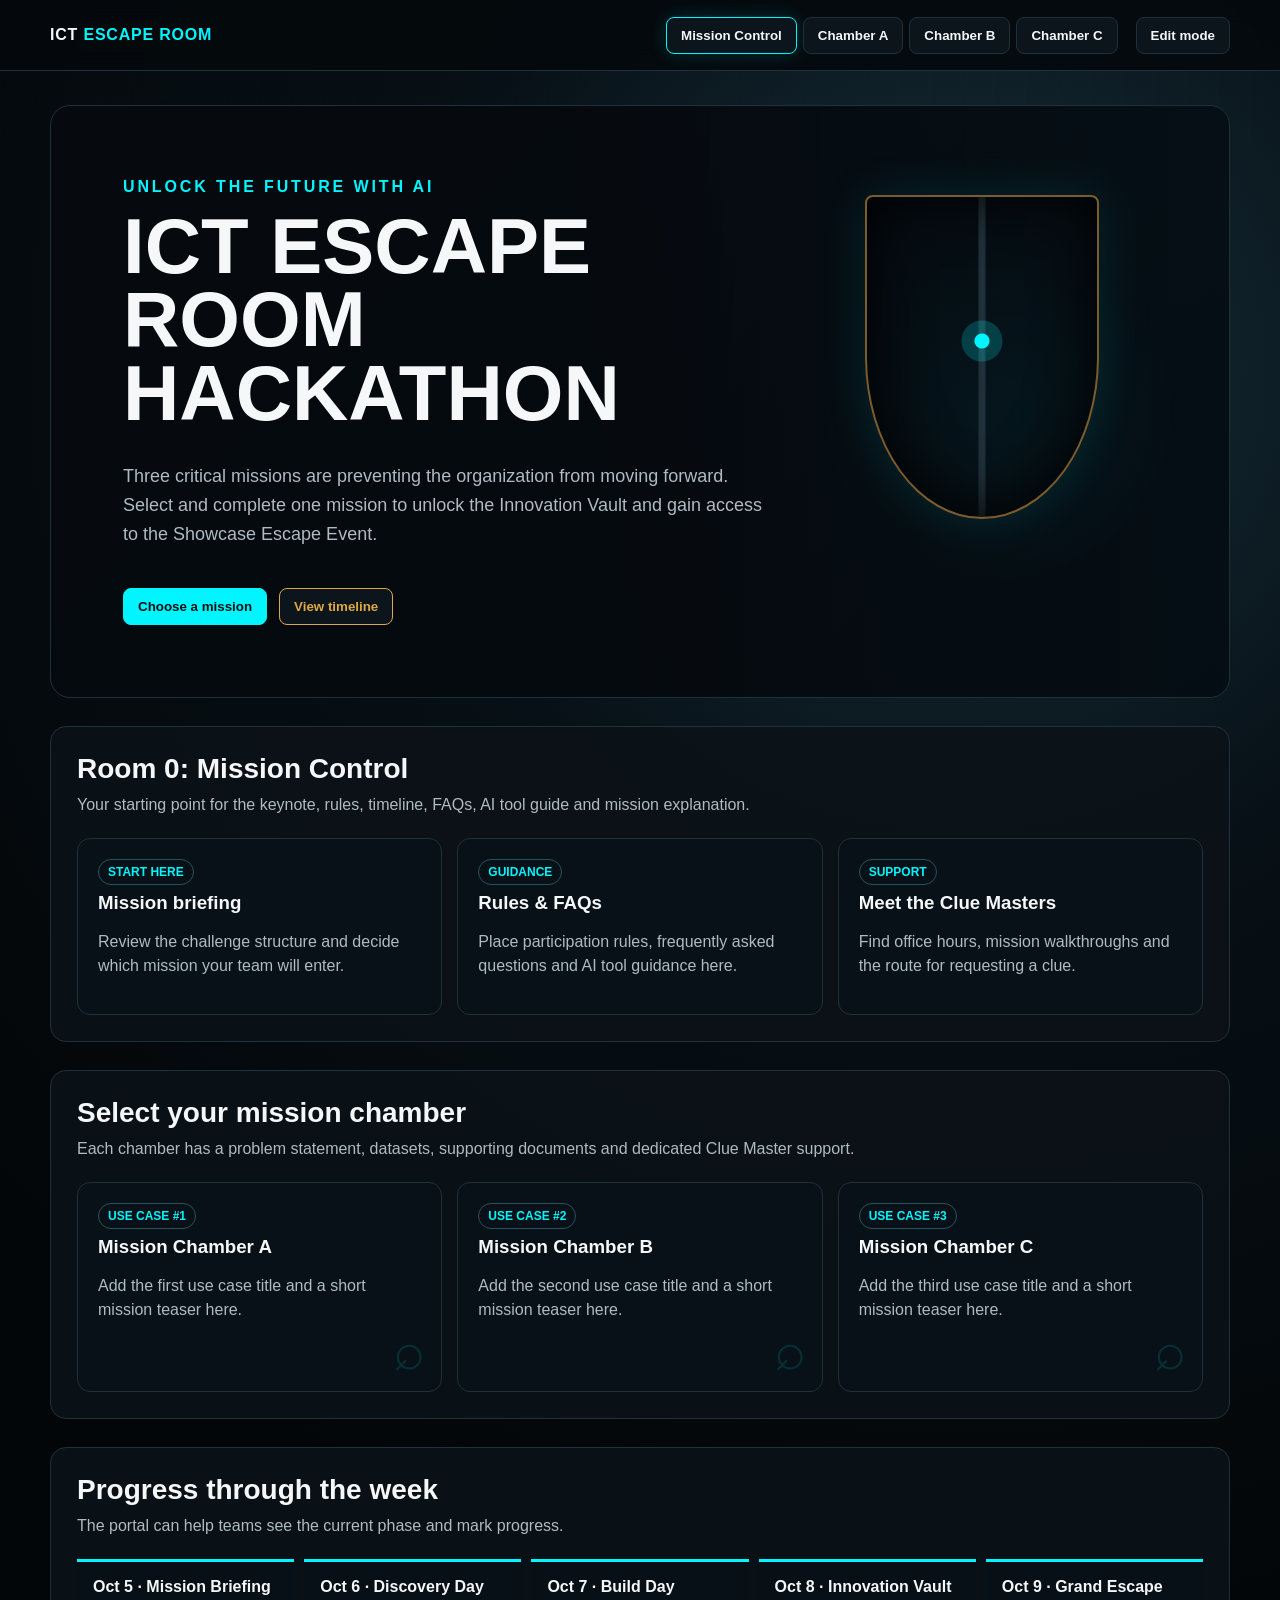
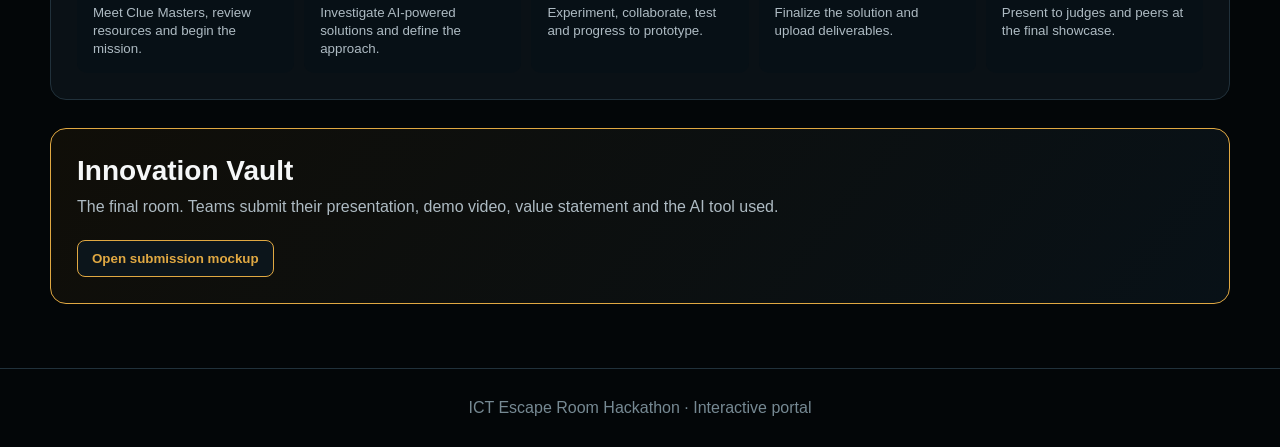
<file: src/imports/ICT_Escape_Room_Portal_Mockup.html>
<!DOCTYPE html>
<html lang="en">

<head>
    <meta charset="UTF-8" />
    <meta name="viewport" content="width=device-width, initial-scale=1.0" />
    <title>ICT Escape Room Hackathon | Interactive Portal Mockup</title>
    <style>
        :root {
            --bg: #05090d;
            --panel: #0b1218e8;
            --ink: #f5f7f8;
            --muted: #aebbc3;
            --cyan: #00f5ff;
            --gold: #e0a842;
            --purple: #b95dff;
            --line: #21313b;
            --ok: #5cf2a5;
            --danger: #ff6b6b
        }

        * {
            box-sizing: border-box
        }

        html {
            scroll-behavior: smooth
        }

        body {
            margin: 0;
            color: var(--ink);
            font-family: Inter, Segoe UI, Arial, sans-serif;
            background: radial-gradient(circle at 75% 18%, #18313c 0, #071016 28%, #030608 65%);
            min-height: 100vh
        }

        body:before {
            content: "";
            position: fixed;
            inset: 0;
            pointer-events: none;
            opacity: .32;
            background-image: linear-gradient(#ffffff08 1px, transparent 1px), linear-gradient(90deg, #ffffff08 1px, transparent 1px);
            background-size: 32px 32px;
            mask-image: linear-gradient(to bottom, #000, transparent 85%)
        }

        a {
            color: inherit
        }

        .shell {
            width: min(1180px, 94vw);
            margin: auto
        }

        .topbar {
            position: sticky;
            top: 0;
            z-index: 20;
            background: #05090de8;
            border-bottom: 1px solid var(--line);
            backdrop-filter: blur(12px)
        }

        .nav {
            display: flex;
            align-items: center;
            min-height: 70px;
            gap: 18px
        }

        .brand {
            margin-right: auto;
            font-weight: 900;
            letter-spacing: .05em
        }

        .brand span {
            color: var(--cyan)
        }

        .navlinks {
            display: flex;
            gap: 6px;
            flex-wrap: wrap
        }

        .nav button,
        .btn {
            border: 1px solid var(--line);
            background: #0c151b;
            color: var(--ink);
            padding: 10px 14px;
            border-radius: 8px;
            cursor: pointer;
            font-weight: 700
        }

        .nav button:hover,
        .nav button.active,
        .btn:hover {
            border-color: var(--cyan);
            box-shadow: 0 0 18px #00f5ff2b
        }

        .edit-toggle.on {
            border-color: var(--gold);
            color: var(--gold)
        }

        main {
            padding: 34px 0 64px
        }

        .page {
            display: none;
            animation: fade .35s ease
        }

        .page.active {
            display: block
        }

        @keyframes fade {
            from {
                opacity: 0;
                transform: translateY(8px)
            }
        }

        .hero {
            min-height: 470px;
            border: 1px solid var(--line);
            border-radius: 20px;
            padding: clamp(28px, 6vw, 72px);
            position: relative;
            overflow: hidden;
            display: grid;
            align-content: center;
            background: linear-gradient(90deg, #05090ef5 0 44%, #051018bf), radial-gradient(circle at 80% 52%, #00f5ff32 0 2%, transparent 18%), linear-gradient(135deg, #101a20, #030608)
        }

        .hero:after {
            content: "";
            position: absolute;
            right: 11%;
            top: 15%;
            width: 230px;
            height: 320px;
            border: 2px solid #7c5c2d;
            border-radius: 8px 8px 52% 52%;
            box-shadow: inset 0 0 60px #000, 0 0 50px #00f5ff1c;
            background: radial-gradient(circle at 50% 45%, #00f5ff 0 7px, #00f5ff33 8px 20px, transparent 21px), linear-gradient(90deg, transparent 48%, #20313b 49% 51%, transparent 52%)
        }

        .eyebrow {
            color: var(--cyan);
            font-weight: 900;
            letter-spacing: .18em;
            text-transform: uppercase
        }

        .hero h1 {
            font-size: clamp(42px, 7vw, 78px);
            line-height: .94;
            max-width: 700px;
            margin: 14px 0;
            text-transform: uppercase
        }

        .hero p {
            max-width: 650px;
            color: var(--muted);
            font-size: 18px;
            line-height: 1.6
        }

        .actions {
            display: flex;
            gap: 12px;
            flex-wrap: wrap;
            margin-top: 22px
        }

        .btn.primary {
            background: var(--cyan);
            border-color: var(--cyan);
            color: #001014
        }

        .btn.gold {
            border-color: var(--gold);
            color: var(--gold)
        }

        .section {
            margin-top: 28px;
            border: 1px solid var(--line);
            border-radius: 16px;
            background: var(--panel);
            padding: 26px
        }

        .section h2 {
            font-size: 28px;
            margin: 0 0 8px
        }

        .sub {
            color: var(--muted);
            margin: 0 0 20px;
            line-height: 1.55
        }

        .grid {
            display: grid;
            grid-template-columns: repeat(3, 1fr);
            gap: 15px
        }

        .card {
            border: 1px solid var(--line);
            border-radius: 13px;
            background: #081117;
            padding: 20px;
            position: relative
        }

        .card h3 {
            margin: 7px 0
        }

        .card p,
        .card li {
            color: var(--muted);
            line-height: 1.5
        }

        .tag {
            display: inline-block;
            border: 1px solid #28515d;
            color: var(--cyan);
            border-radius: 999px;
            padding: 5px 9px;
            font-size: 12px;
            font-weight: 800
        }

        .mission-card {
            cursor: pointer;
            min-height: 210px
        }

        .mission-card:hover {
            transform: translateY(-3px);
            border-color: var(--cyan);
            transition: .2s
        }

        .mission-card .key {
            position: absolute;
            right: 16px;
            bottom: 10px;
            font-size: 54px;
            color: #00f5ff22
        }

        .timeline {
            display: grid;
            grid-template-columns: repeat(5, 1fr);
            gap: 10px
        }

        .step {
            padding: 16px;
            border-top: 3px solid var(--cyan);
            background: #071016;
            border-radius: 0 0 10px 10px
        }

        .step strong {
            display: block;
            margin-bottom: 7px
        }

        .step small {
            color: var(--muted)
        }

        .progresswrap {
            display: grid;
            grid-template-columns: 1fr auto;
            gap: 16px;
            align-items: center
        }

        .track {
            height: 12px;
            border-radius: 99px;
            background: #16232a;
            overflow: hidden
        }

        .fill {
            height: 100%;
            width: 20%;
            background: linear-gradient(90deg, var(--cyan), var(--purple));
            transition: .4s
        }

        .status {
            color: var(--cyan);
            font-weight: 800
        }

        .chamber-hero {
            padding: 30px;
            border: 1px solid var(--line);
            border-radius: 16px;
            background: linear-gradient(110deg, #0a141be8, #130d09d9), radial-gradient(circle at 85% 35%, #e0a84232, transparent 20%)
        }

        .chamber-hero h1 {
            font-size: clamp(34px, 5vw, 55px);
            margin: 9px 0
        }

        .twocol {
            display: grid;
            grid-template-columns: 2fr 1fr;
            gap: 18px
        }

        .resource {
            display: flex;
            justify-content: space-between;
            gap: 10px;
            align-items: center;
            border-bottom: 1px solid var(--line);
            padding: 13px 0
        }

        .resource:last-child {
            border: 0
        }

        .placeholder {
            border: 1px dashed #35505d;
            border-radius: 10px;
            padding: 18px;
            color: #8da1aa;
            background: #071016
        }

        .clues {
            display: grid;
            grid-template-columns: repeat(3, 1fr);
            gap: 10px
        }

        .clue {
            padding: 16px;
            border: 1px solid var(--line);
            border-radius: 10px;
            background: #081117
        }

        .clue.used {
            opacity: .45
        }

        .clue button {
            width: 100%;
            margin-top: 10px
        }

        .vault {
            border-color: var(--gold);
            background: linear-gradient(130deg, #100e08, #081117)
        }

        .footer {
            color: #768993;
            text-align: center;
            padding: 30px 12px;
            border-top: 1px solid var(--line)
        }

        [contenteditable="true"] {
            outline: 1px dashed var(--gold);
            outline-offset: 4px;
            border-radius: 3px
        }

        .edit-note {
            display: none;
            position: fixed;
            right: 18px;
            bottom: 18px;
            background: #1b1305;
            border: 1px solid var(--gold);
            color: #ffe4a7;
            padding: 12px 15px;
            border-radius: 9px;
            z-index: 30
        }

        .edit-note.show {
            display: block
        }

        .modal {
            position: fixed;
            inset: 0;
            background: #000b;
            z-index: 40;
            display: none;
            place-items: center;
            padding: 20px
        }

        .modal.open {
            display: grid
        }

        .dialog {
            width: min(540px, 100%);
            background: #0a1319;
            border: 1px solid var(--cyan);
            padding: 24px;
            border-radius: 14px;
            box-shadow: 0 0 60px #00f5ff20
        }

        .dialog input,
        .dialog textarea,
        .dialog select {
            width: 100%;
            margin: 5px 0 13px;
            padding: 11px;
            border: 1px solid var(--line);
            border-radius: 7px;
            background: #05090d;
            color: white
        }

        .dialog textarea {
            min-height: 100px
        }

        .dialog .row {
            display: flex;
            gap: 10px;
            justify-content: flex-end
        }

        .toast {
            position: fixed;
            left: 50%;
            bottom: 25px;
            transform: translateX(-50%);
            background: #10231b;
            border: 1px solid var(--ok);
            padding: 12px 18px;
            border-radius: 8px;
            display: none;
            z-index: 50
        }

        .toast.show {
            display: block
        }

        @media(max-width:850px) {

            .grid,
            .timeline,
            .clues {
                grid-template-columns: 1fr 1fr
            }

            .twocol {
                grid-template-columns: 1fr
            }

            .hero:after {
                opacity: .22
            }

            .nav {
                align-items: flex-start;
                padding: 12px 0
            }

            .navlinks {
                justify-content: flex-end
            }

            .hero h1 {
                font-size: 48px
            }
        }

        @media(max-width:560px) {

            .grid,
            .timeline,
            .clues {
                grid-template-columns: 1fr
            }

            .brand {
                width: 100%
            }

            .nav {
                flex-wrap: wrap
            }

            .navlinks {
                justify-content: flex-start
            }

            .hero {
                padding: 28px
            }

            .hero h1 {
                font-size: 39px
            }
        }
    </style>
</head>

<body>
    <header class="topbar">
        <div class="shell nav">
            <div class="brand">ICT <span>ESCAPE ROOM</span></div>
            <div class="navlinks"><button data-page="home" class="active">Mission Control</button><button
                    data-page="chamber-a">Chamber A</button><button data-page="chamber-b">Chamber B</button><button
                    data-page="chamber-c">Chamber C</button></div><button id="editBtn" class="edit-toggle">Edit
                mode</button>
        </div>
    </header>
    <main class="shell">
        <section id="home" class="page active">
            <div class="hero">
                <div class="eyebrow">Unlock the future with AI</div>
                <h1 contenteditable="false">ICT Escape Room Hackathon</h1>
                <p contenteditable="false">Three critical missions are preventing the organization from moving forward.
                    Select and complete one mission to unlock the Innovation Vault and gain access to the Showcase
                    Escape Event.</p>
                <div class="actions"><button class="btn primary" onclick="scrollToId('missions')">Choose a
                        mission</button><button class="btn gold" onclick="scrollToId('timeline')">View timeline</button>
                </div>
            </div>
            <section class="section">
                <h2 contenteditable="false">Room 0: Mission Control</h2>
                <p class="sub" contenteditable="false">Your starting point for the keynote, rules, timeline, FAQs, AI
                    tool guide and mission explanation.</p>
                <div class="grid">
                    <div class="card"><span class="tag">START HERE</span>
                        <h3 contenteditable="false">Mission briefing</h3>
                        <p contenteditable="false">Review the challenge structure and decide which mission your team
                            will enter.</p>
                    </div>
                    <div class="card"><span class="tag">GUIDANCE</span>
                        <h3 contenteditable="false">Rules & FAQs</h3>
                        <p contenteditable="false">Place participation rules, frequently asked questions and AI tool
                            guidance here.</p>
                    </div>
                    <div class="card"><span class="tag">SUPPORT</span>
                        <h3 contenteditable="false">Meet the Clue Masters</h3>
                        <p contenteditable="false">Find office hours, mission walkthroughs and the route for requesting
                            a clue.</p>
                    </div>
                </div>
            </section>
            <section id="missions" class="section">
                <h2>Select your mission chamber</h2>
                <p class="sub">Each chamber has a problem statement, datasets, supporting documents and dedicated Clue
                    Master support.</p>
                <div class="grid">
                    <article class="card mission-card" onclick="go('chamber-a')"><span class="tag">USE CASE #1</span>
                        <h3 contenteditable="false">Mission Chamber A</h3>
                        <p contenteditable="false">Add the first use case title and a short mission teaser here.</p>
                        <span class="key">⌕</span>
                    </article>
                    <article class="card mission-card" onclick="go('chamber-b')"><span class="tag">USE CASE #2</span>
                        <h3 contenteditable="false">Mission Chamber B</h3>
                        <p contenteditable="false">Add the second use case title and a short mission teaser here.</p>
                        <span class="key">⌕</span>
                    </article>
                    <article class="card mission-card" onclick="go('chamber-c')"><span class="tag">USE CASE #3</span>
                        <h3 contenteditable="false">Mission Chamber C</h3>
                        <p contenteditable="false">Add the third use case title and a short mission teaser here.</p>
                        <span class="key">⌕</span>
                    </article>
                </div>
            </section>
            <section id="timeline" class="section">
                <h2>Progress through the week</h2>
                <p class="sub">The portal can help teams see the current phase and mark progress.</p>
                <div class="timeline">
                    <div class="step"><strong>Oct 5 · Mission Briefing</strong><small>Meet Clue Masters, review
                            resources and begin the mission.</small></div>
                    <div class="step"><strong>Oct 6 · Discovery Day</strong><small>Investigate AI-powered solutions and
                            define the approach.</small></div>
                    <div class="step"><strong>Oct 7 · Build Day</strong><small>Experiment, collaborate, test and
                            progress to prototype.</small></div>
                    <div class="step"><strong>Oct 8 · Innovation Vault</strong><small>Finalize the solution and upload
                            deliverables.</small></div>
                    <div class="step"><strong>Oct 9 · Grand Escape</strong><small>Present to judges and peers at the
                            final showcase.</small></div>
                </div>
            </section>
            <section class="section vault">
                <h2>Innovation Vault</h2>
                <p class="sub">The final room. Teams submit their presentation, demo video, value statement and the AI
                    tool used.</p><button class="btn gold" onclick="openModal('vaultModal')">Open submission
                    mockup</button>
            </section>
        </section>

        <section id="chamber-a" class="page"></section>
        <section id="chamber-b" class="page"></section>
        <section id="chamber-c" class="page"></section>
    </main>
    <footer class="footer">ICT Escape Room Hackathon · Interactive portal</footer>
    <div class="edit-note" id="editNote">Edit mode is ON. Click text to revise it. Changes save in this browser.</div>
    <div class="toast" id="toast">Saved in this browser</div>
    <div class="modal" id="clueModal">
        <div class="dialog">
            <h2>Request a clue</h2><label>Team name<input id="teamName"
                    placeholder="Enter team name"></label><label>Clue type<select>
                    <option>Hint Card</option>
                    <option>AI Prompt Suggestion</option>
                    <option>Additional Context</option>
                </select></label><label>What are you stuck on?<textarea
                    placeholder="Describe the blocker without sharing sensitive information"></textarea></label>
            <div class="row"><button class="btn" onclick="closeModal('clueModal')">Cancel</button><button
                    class="btn primary" onclick="mockSubmit('Clue request captured in mockup')">Send request</button>
            </div>
        </div>
    </div>
    <div class="modal" id="vaultModal">
        <div class="dialog">
            <h2>Innovation Vault submission</h2><label>Team name<input
                    placeholder="Enter team name"></label><label>Presentation<input type="file"></label><label>Demo
                video<input type="file"></label><label>Value statement<textarea
                    placeholder="Describe the value created"></textarea></label><label>AI tool used<input
                    placeholder="Enter tool name"></label>
            <div class="row"><button class="btn" onclick="closeModal('vaultModal')">Cancel</button><button
                    class="btn gold" onclick="mockSubmit('Submission captured in mockup')">Submit to vault</button>
            </div>
        </div>
    </div>
    <script>
        const chamberData = [['a', 'A', '1'], ['b', 'B', '2'], ['c', 'C', '3']];
        function chamberTemplate(letter, label, num) {
            return `<div class="chamber-hero"><div class="eyebrow">Use Case #${num}</div><h1 contenteditable="false">Room ${num}: Mission Chamber ${label}</h1><p class="sub" contenteditable="false">Replace this text with the mission title, context and expected participant outcome.</p><div class="actions"><button class="btn primary" onclick="scrollToId('problem-${letter}')">Enter mission</button><button class="btn" onclick="go('home')">Back to Mission Control</button></div></div>
<section class="section" id="problem-${letter}"><div class="twocol"><div><h2 contenteditable="false">Problem statement</h2><div class="placeholder" contenteditable="false">Add the complete use case problem statement here. Include the business context, challenge to solve, boundaries and success criteria.</div><h2 style="margin-top:26px">Mission resources</h2><div class="resource"><div><strong>Dataset</strong><div class="sub" style="margin:3px 0">Add an approved dataset link or download.</div></div><button class="btn">Open</button></div><div class="resource"><div><strong>Supporting document</strong><div class="sub" style="margin:3px 0">Add background reading, process maps or reference files.</div></div><button class="btn">Open</button></div><div class="resource"><div><strong>AI tool guide</strong><div class="sub" style="margin:3px 0">Add approved tool guidance and usage considerations.</div></div><button class="btn">Open</button></div></div>
<aside><div class="card"><span class="tag">CLUE MASTER</span><h3 contenteditable="false">Name / role placeholder</h3><div class="placeholder" style="margin:12px 0">Photo placeholder</div><p contenteditable="false">Add Clue Master description and office hours.</p><button class="btn primary" onclick="openModal('clueModal')">Request a clue</button></div></aside></div></section>
<section class="section"><h2>Your three clue requests</h2><p class="sub">Use these for Hint Cards, AI Prompt Suggestions or Additional Context.</p><div class="clues">${[1, 2, 3].map(i => `<div class="clue"><strong>Clue ${i}</strong><p>Available</p><button class="btn" onclick="useClue(this)">Request</button></div>`).join('')}</div></section>
<section class="section"><h2>Team progress</h2><div class="progresswrap"><div><div class="track"><div class="fill"></div></div><div class="sub" style="margin:9px 0 0">Update the phase as your team advances.</div></div><select onchange="setProgress(this)" style="background:#081117;color:white;border:1px solid var(--line);padding:10px;border-radius:7px"><option value="20">Entered Mission</option><option value="40">Investigation Phase</option><option value="60">Build Phase</option><option value="80">Reached Innovation Vault</option><option value="100">Escape Completed</option></select></div></section>`}
        chamberData.forEach(x => document.getElementById('chamber-' + x[0]).innerHTML = chamberTemplate(...x));
        function go(id) { document.querySelectorAll('.page').forEach(p => p.classList.toggle('active', p.id === id)); document.querySelectorAll('[data-page]').forEach(b => b.classList.toggle('active', b.dataset.page === id)); window.scrollTo({ top: 0, behavior: 'smooth' }); location.hash = id }
        document.querySelectorAll('[data-page]').forEach(b => b.onclick = () => go(b.dataset.page));
        function scrollToId(id) { document.getElementById(id)?.scrollIntoView({ behavior: 'smooth' }) }
        function openModal(id) { document.getElementById(id).classList.add('open') } function closeModal(id) { document.getElementById(id).classList.remove('open') }
        function mockSubmit(msg) { document.querySelectorAll('.modal').forEach(m => m.classList.remove('open')); showToast(msg) }
        function showToast(msg) { let t = document.getElementById('toast'); t.textContent = msg; t.classList.add('show'); setTimeout(() => t.classList.remove('show'), 2200) }
        function useClue(btn) { let c = btn.closest('.clue'); if (c.classList.contains('used')) return; c.classList.add('used'); c.querySelector('p').textContent = 'Used'; btn.textContent = 'Requested'; openModal('clueModal') }
        function setProgress(s) { let section = s.closest('.section'); section.querySelector('.fill').style.width = s.value + '%'; showToast('Progress updated: ' + s.options[s.selectedIndex].text) }
        let edit = false; const editBtn = document.getElementById('editBtn'); editBtn.onclick = () => { edit = !edit; editBtn.classList.toggle('on', edit); editBtn.textContent = edit ? 'Finish editing' : 'Edit mode'; document.getElementById('editNote').classList.toggle('show', edit); document.querySelectorAll('[contenteditable]').forEach(x => x.contentEditable = edit); if (!edit) saveEdits() };
        function saveEdits() { const data = [...document.querySelectorAll('[contenteditable]')].map(x => x.innerHTML); localStorage.setItem('escapePortalEdits', JSON.stringify(data)); showToast('Edits saved in this browser') }
        function loadEdits() { try { let d = JSON.parse(localStorage.getItem('escapePortalEdits')); if (d) [...document.querySelectorAll('[contenteditable]')].forEach((x, i) => { if (d[i] != null) x.innerHTML = d[i] }) } catch (e) { } }
        window.addEventListener('beforeunload', () => { if (edit) saveEdits() }); loadEdits(); if (location.hash && document.getElementById(location.hash.slice(1))) go(location.hash.slice(1));
    </script>
</body>

</html>
</file>
